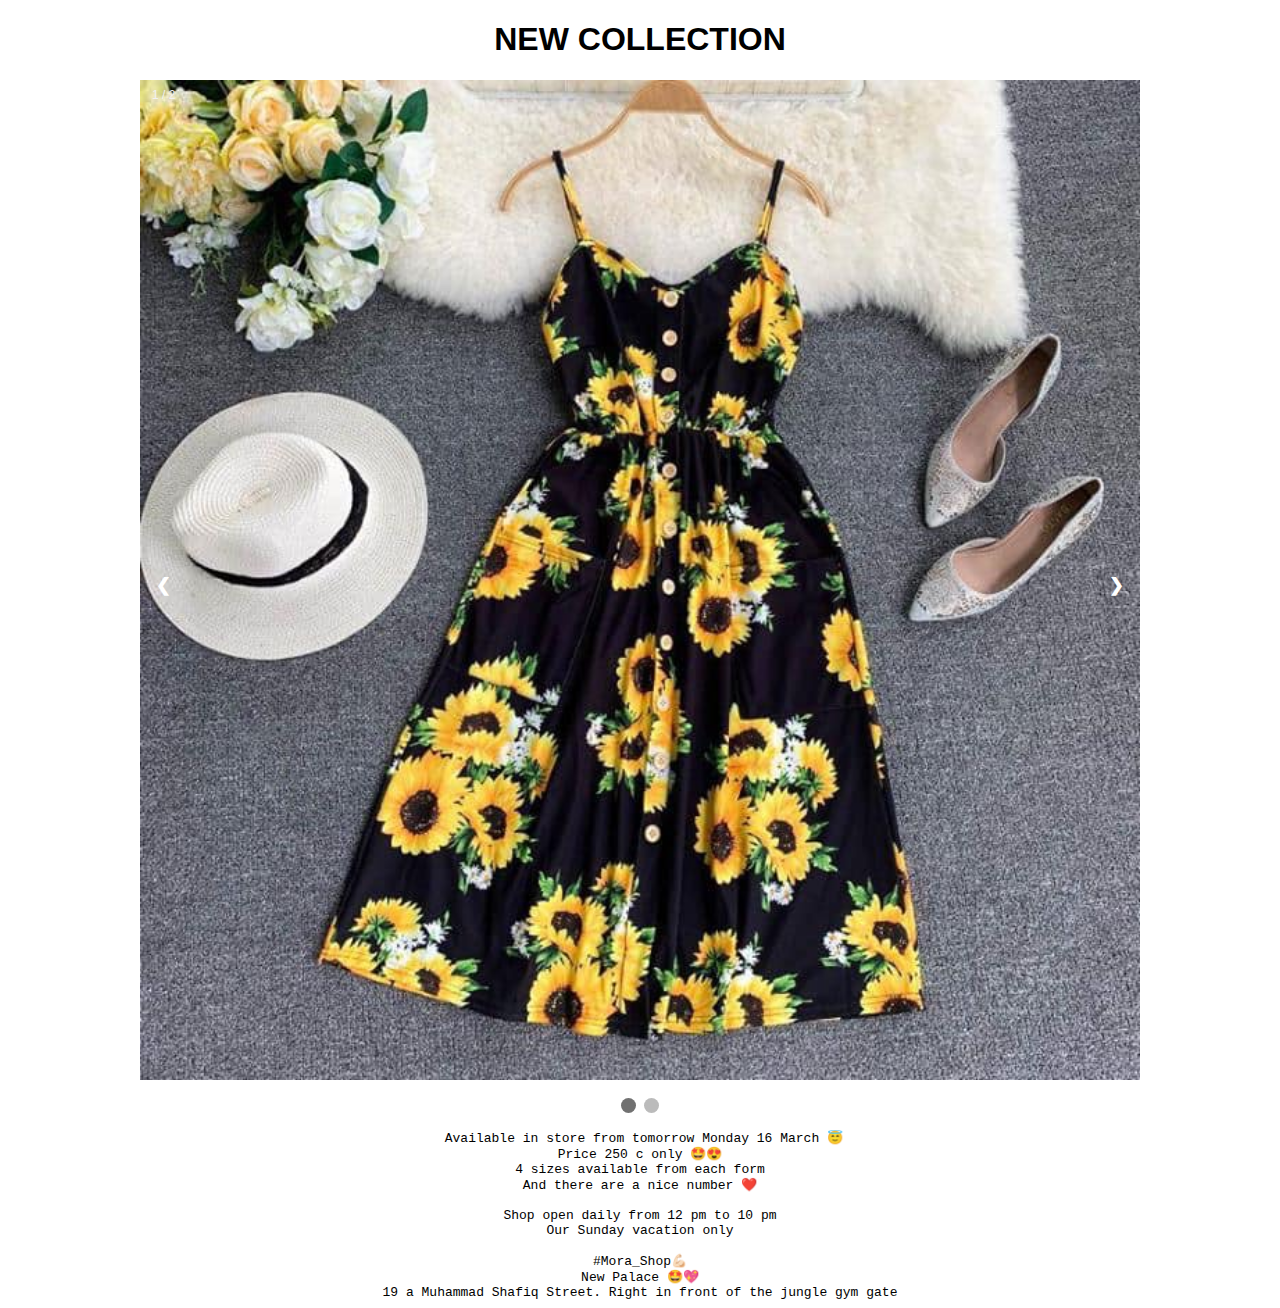
<file: page2.html>
<!DOCTYPE html>
<html>
<head>
    <TITLE>mora shop</TITLE>
    <link rel="shortcut icon" 
      type="image/png" 
      href="img/Favicon.png">
<meta name="viewport" content="width=device-width, initial-scale=1">
<style>
* {box-sizing: border-box}
body {font-family: Verdana, sans-serif; margin:0}
.mySlides {display: none}
img {vertical-align: middle;}

/* Slideshow container */
.slideshow-container {
  max-width: 1000px;
  position: relative;
  margin: auto;
}

/* Next & previous buttons */
.prev, .next {
  cursor: pointer;
  position: absolute;
  top: 50%;
  width: auto;
  padding: 16px;
  margin-top: -22px;
  color: white;
  font-weight: bold;
  font-size: 18px;
  transition: 0.6s ease;
  border-radius: 0 3px 3px 0;
  user-select: none;
}

/* Position the "next button" to the right */
.next {
  right: 0;
  border-radius: 3px 0 0 3px;
}

/* On hover, add a black background color with a little bit see-through */
.prev:hover, .next:hover {
  background-color: rgba(0,0,0,0.8);
}


/* Number text (1/3 etc) */
.numbertext {
  color: #f2f2f2;
  font-size: 12px;
  padding: 8px 12px;
  position: absolute;
  top: 0;
}

/* The dots/bullets/indicators */
.dot {
  cursor: pointer;
  height: 15px;
  width: 15px;
  margin: 0 2px;
  background-color: #bbb;
  border-radius: 50%;
  display: inline-block;
  transition: background-color 0.6s ease;
}

.active, .dot:hover {
  background-color: #717171;
}

/* Fading animation */
.fade {
  -webkit-animation-name: fade;
  -webkit-animation-duration: 1.5s;
  animation-name: fade;
  animation-duration: 1.5s;
}

@-webkit-keyframes fade {
  from {opacity: .4} 
  to {opacity: 1}
}

@keyframes fade {
  from {opacity: .4} 
  to {opacity: 1}
}

/* On smaller screens, decrease text size */
@media only screen and (max-width: 300px) {
  .prev, .next,.text {font-size: 11px}
}
</style>
</head>
<body>
      <h1 style="text-align: center">NEW COLLECTION</h1>

<div class="slideshow-container">

<div class="mySlides fade">
  <div class="numbertext">1 / 2</div>
  <img src="sunflowers1.jpg" style="width:100%">
  
</div>

<div class="mySlides fade">
  <div class="numbertext">2 / 2</div>
  <img src="sunflowers2.jpg" style="width:100%">
  
</div>



<a class="prev" onclick="plusSlides(-1)">&#10094;</a>
<a class="next" onclick="plusSlides(1)">&#10095;</a>

</div>
<br>

<div style="text-align:center">
  <span class="dot" onclick="currentSlide(1)"></span> 
 <span class="dot" onclick="currentSlide(2)"></span> 
 
 
</div>
    
      <pre style="text-align: center"> Available in store from tomorrow Monday 16 March 😇
Price 250 c only 🤩😍
4 sizes available from each form
And there are a nice number ❤️

Shop open daily from 12 pm to 10 pm
Our Sunday vacation only

#Mora_Shop💪🏻
New Palace 🤩💖
19 a Muhammad Shafiq Street. Right in front of the jungle gym gate</pre>
        
        

<script>
var slideIndex = 1;
showSlides(slideIndex);

function plusSlides(n) {
  showSlides(slideIndex += n);
}

function currentSlide(n) {
  showSlides(slideIndex = n);
}

function showSlides(n) {
  var i;
  var slides = document.getElementsByClassName("mySlides");
  var dots = document.getElementsByClassName("dot");
  if (n > slides.length) {slideIndex = 1}    
  if (n < 1) {slideIndex = slides.length}
  for (i = 0; i < slides.length; i++) {
      slides[i].style.display = "none";  
  }
  for (i = 0; i < dots.length; i++) {
      dots[i].className = dots[i].className.replace(" active", "");
  }
  slides[slideIndex-1].style.display = "block";  
  dots[slideIndex-1].className += " active";
}
</script>

</body>
</html>
</file>
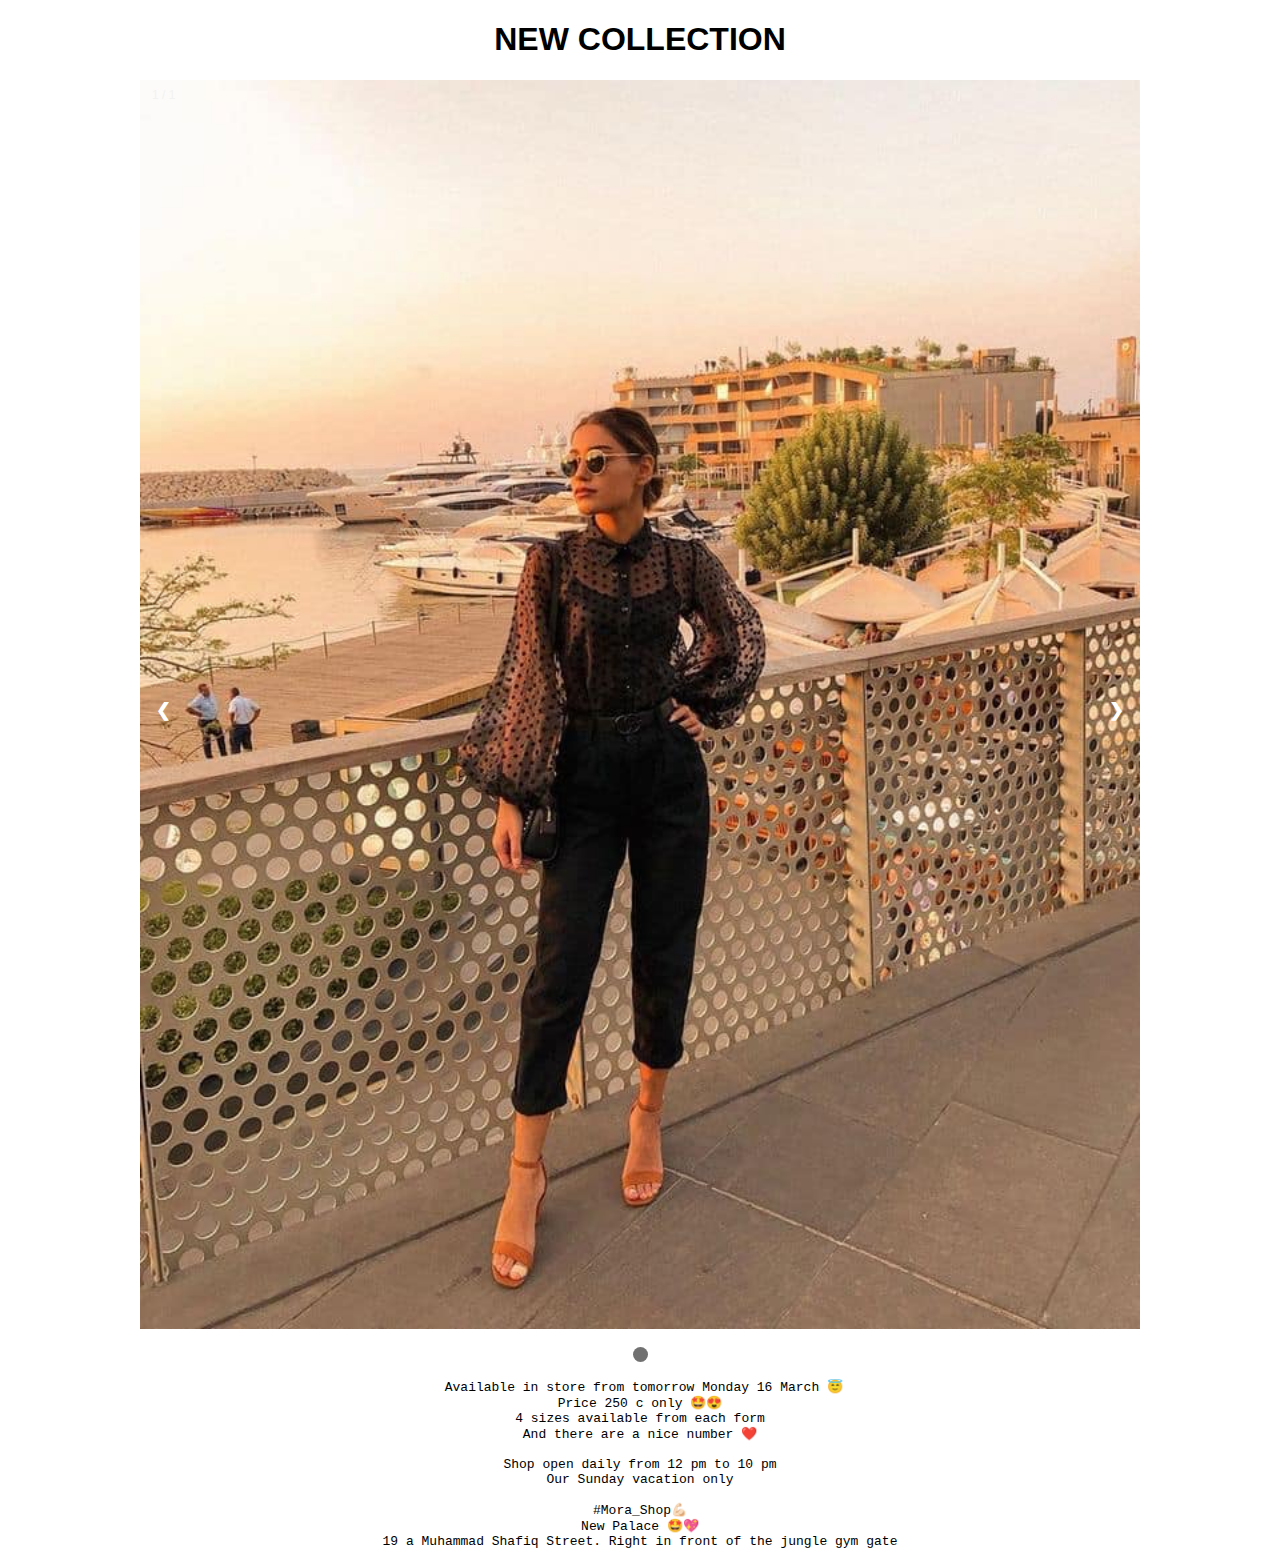
<file: page3.html>
<!DOCTYPE html>
<html>
<head>
     <TITLE>mora shop</TITLE>
    <link rel="shortcut icon" 
      type="image/png" 
      href="img/Favicon.png">
<meta name="viewport" content="width=device-width, initial-scale=1">
<style>
* {box-sizing: border-box}
body {font-family: Verdana, sans-serif; margin:0}
.mySlides {display: none}
img {vertical-align: middle;}

/* Slideshow container */
.slideshow-container {
  max-width: 1000px;
  position: relative;
  margin: auto;
}

/* Next & previous buttons */
.prev, .next {
  cursor: pointer;
  position: absolute;
  top: 50%;
  width: auto;
  padding: 16px;
  margin-top: -22px;
  color: white;
  font-weight: bold;
  font-size: 18px;
  transition: 0.6s ease;
  border-radius: 0 3px 3px 0;
  user-select: none;
}

/* Position the "next button" to the right */
.next {
  right: 0;
  border-radius: 3px 0 0 3px;
}

/* On hover, add a black background color with a little bit see-through */
.prev:hover, .next:hover {
  background-color: rgba(0,0,0,0.8);
}


/* Number text (1/3 etc) */
.numbertext {
  color: #f2f2f2;
  font-size: 12px;
  padding: 8px 12px;
  position: absolute;
  top: 0;
}

/* The dots/bullets/indicators */
.dot {
  cursor: pointer;
  height: 15px;
  width: 15px;
  margin: 0 2px;
  background-color: #bbb;
  border-radius: 50%;
  display: inline-block;
  transition: background-color 0.6s ease;
}

.active, .dot:hover {
  background-color: #717171;
}

/* Fading animation */
.fade {
  -webkit-animation-name: fade;
  -webkit-animation-duration: 1.5s;
  animation-name: fade;
  animation-duration: 1.5s;
}

@-webkit-keyframes fade {
  from {opacity: .4} 
  to {opacity: 1}
}

@keyframes fade {
  from {opacity: .4} 
  to {opacity: 1}
}

/* On smaller screens, decrease text size */
@media only screen and (max-width: 300px) {
  .prev, .next,.text {font-size: 11px}
}
</style>
</head>
<body>
      <h1 style="text-align: center">NEW COLLECTION</h1>

<div class="slideshow-container">

<div class="mySlides fade">
  <div class="numbertext">1 / 1</div>
  <img src="shifon.jpg" style="width:100%">
  
</div>





<a class="prev" onclick="plusSlides(-1)">&#10094;</a>
<a class="next" onclick="plusSlides(1)">&#10095;</a>

</div>
<br>

<div style="text-align:center">
  <span class="dot" onclick="currentSlide(1)"></span> 
 
 
</div>
    
      <pre style="text-align: center"> Available in store from tomorrow Monday 16 March 😇
Price 250 c only 🤩😍
4 sizes available from each form
And there are a nice number ❤️

Shop open daily from 12 pm to 10 pm
Our Sunday vacation only

#Mora_Shop💪🏻
New Palace 🤩💖
19 a Muhammad Shafiq Street. Right in front of the jungle gym gate</pre>
        
        

<script>
var slideIndex = 1;
showSlides(slideIndex);

function plusSlides(n) {
  showSlides(slideIndex += n);
}

function currentSlide(n) {
  showSlides(slideIndex = n);
}

function showSlides(n) {
  var i;
  var slides = document.getElementsByClassName("mySlides");
  var dots = document.getElementsByClassName("dot");
  if (n > slides.length) {slideIndex = 1}    
  if (n < 1) {slideIndex = slides.length}
  for (i = 0; i < slides.length; i++) {
      slides[i].style.display = "none";  
  }
  for (i = 0; i < dots.length; i++) {
      dots[i].className = dots[i].className.replace(" active", "");
  }
  slides[slideIndex-1].style.display = "block";  
  dots[slideIndex-1].className += " active";
}
</script>

</body>
</html>
</file>
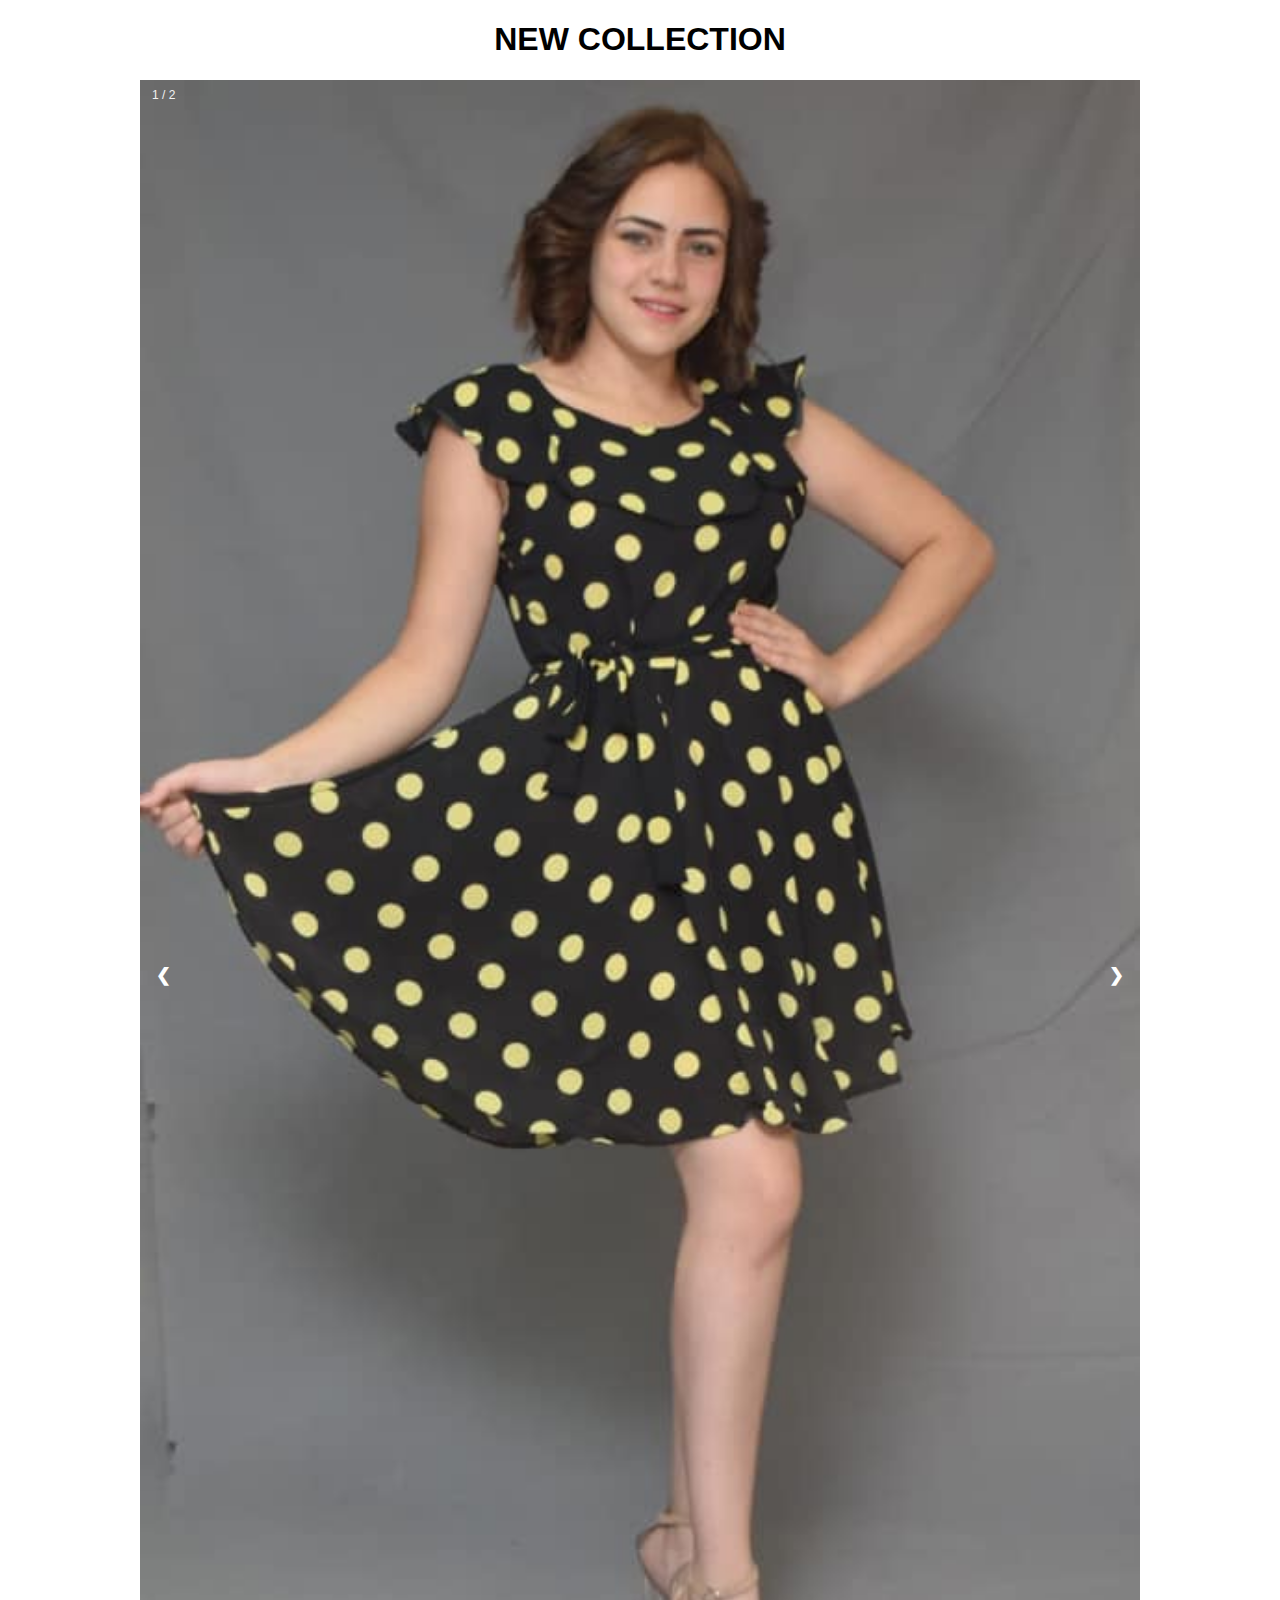
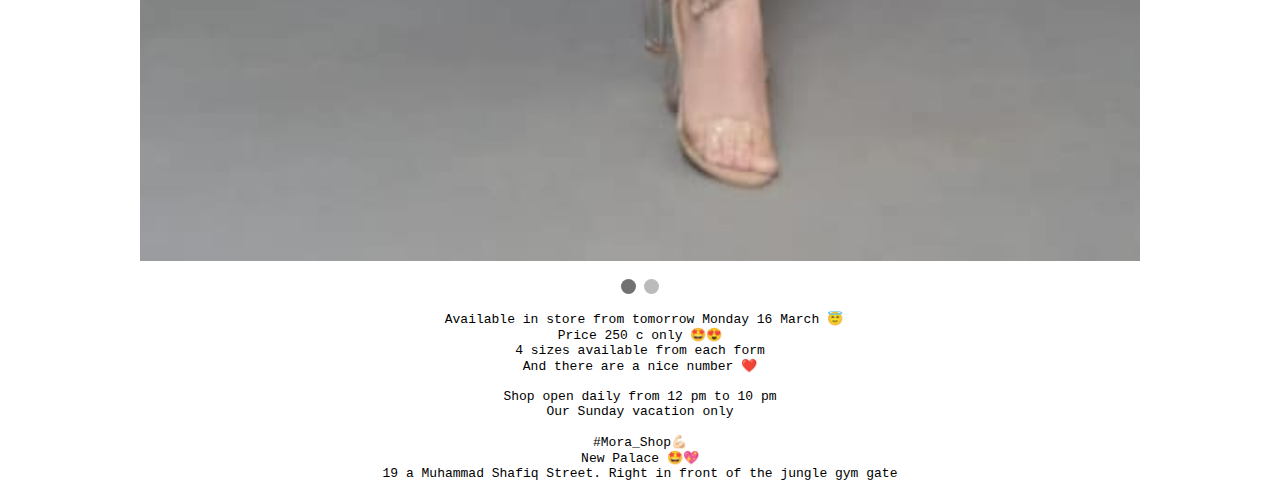
<file: page4.html>
<!DOCTYPE html>
<html>
<head>
     <TITLE>mora shop</TITLE>
    <link rel="shortcut icon" 
      type="image/png" 
      href="img/Favicon.png">
<meta name="viewport" content="width=device-width, initial-scale=1">
<style>
* {box-sizing: border-box}
body {font-family: Verdana, sans-serif; margin:0}
.mySlides {display: none}
img {vertical-align: middle;}

/* Slideshow container */
.slideshow-container {
  max-width: 1000px;
  position: relative;
  margin: auto;
}

/* Next & previous buttons */
.prev, .next {
  cursor: pointer;
  position: absolute;
  top: 50%;
  width: auto;
  padding: 16px;
  margin-top: -22px;
  color: white;
  font-weight: bold;
  font-size: 18px;
  transition: 0.6s ease;
  border-radius: 0 3px 3px 0;
  user-select: none;
}

/* Position the "next button" to the right */
.next {
  right: 0;
  border-radius: 3px 0 0 3px;
}

/* On hover, add a black background color with a little bit see-through */
.prev:hover, .next:hover {
  background-color: rgba(0,0,0,0.8);
}


/* Number text (1/3 etc) */
.numbertext {
  color: #f2f2f2;
  font-size: 12px;
  padding: 8px 12px;
  position: absolute;
  top: 0;
}

/* The dots/bullets/indicators */
.dot {
  cursor: pointer;
  height: 15px;
  width: 15px;
  margin: 0 2px;
  background-color: #bbb;
  border-radius: 50%;
  display: inline-block;
  transition: background-color 0.6s ease;
}

.active, .dot:hover {
  background-color: #717171;
}

/* Fading animation */
.fade {
  -webkit-animation-name: fade;
  -webkit-animation-duration: 1.5s;
  animation-name: fade;
  animation-duration: 1.5s;
}

@-webkit-keyframes fade {
  from {opacity: .4} 
  to {opacity: 1}
}

@keyframes fade {
  from {opacity: .4} 
  to {opacity: 1}
}

/* On smaller screens, decrease text size */
@media only screen and (max-width: 300px) {
  .prev, .next,.text {font-size: 11px}
}
</style>
</head>
<body>
    <h1 style="text-align: center">NEW COLLECTION</h1>

<div class="slideshow-container">

<div class="mySlides fade">
  <div class="numbertext">1 / 2</div>
  <img src="dress1.jpg" style="width:100%">
 
</div>

<div class="mySlides fade">
  <div class="numbertext">2 / 2</div>
  <img src="dress2.jpg" style="width:100%">
</div>



<a class="prev" onclick="plusSlides(-1)">&#10094;</a>
<a class="next" onclick="plusSlides(1)">&#10095;</a>

</div>
<br>

<div style="text-align:center">
  <span class="dot" onclick="currentSlide(1)"></span> 
  <span class="dot" onclick="currentSlide(2)"></span> 
 
</div>
    
    
      <pre style="text-align: center"> Available in store from tomorrow Monday 16 March 😇
Price 250 c only 🤩😍
4 sizes available from each form
And there are a nice number ❤️

Shop open daily from 12 pm to 10 pm
Our Sunday vacation only

#Mora_Shop💪🏻
New Palace 🤩💖
19 a Muhammad Shafiq Street. Right in front of the jungle gym gate</pre>

<script>
var slideIndex = 1;
showSlides(slideIndex);

function plusSlides(n) {
  showSlides(slideIndex += n);
}

function currentSlide(n) {
  showSlides(slideIndex = n);
}

function showSlides(n) {
  var i;
  var slides = document.getElementsByClassName("mySlides");
  var dots = document.getElementsByClassName("dot");
  if (n > slides.length) {slideIndex = 1}    
  if (n < 1) {slideIndex = slides.length}
  for (i = 0; i < slides.length; i++) {
      slides[i].style.display = "none";  
  }
  for (i = 0; i < dots.length; i++) {
      dots[i].className = dots[i].className.replace(" active", "");
  }
  slides[slideIndex-1].style.display = "block";  
  dots[slideIndex-1].className += " active";
}
</script>

</body>
</html>
</file>
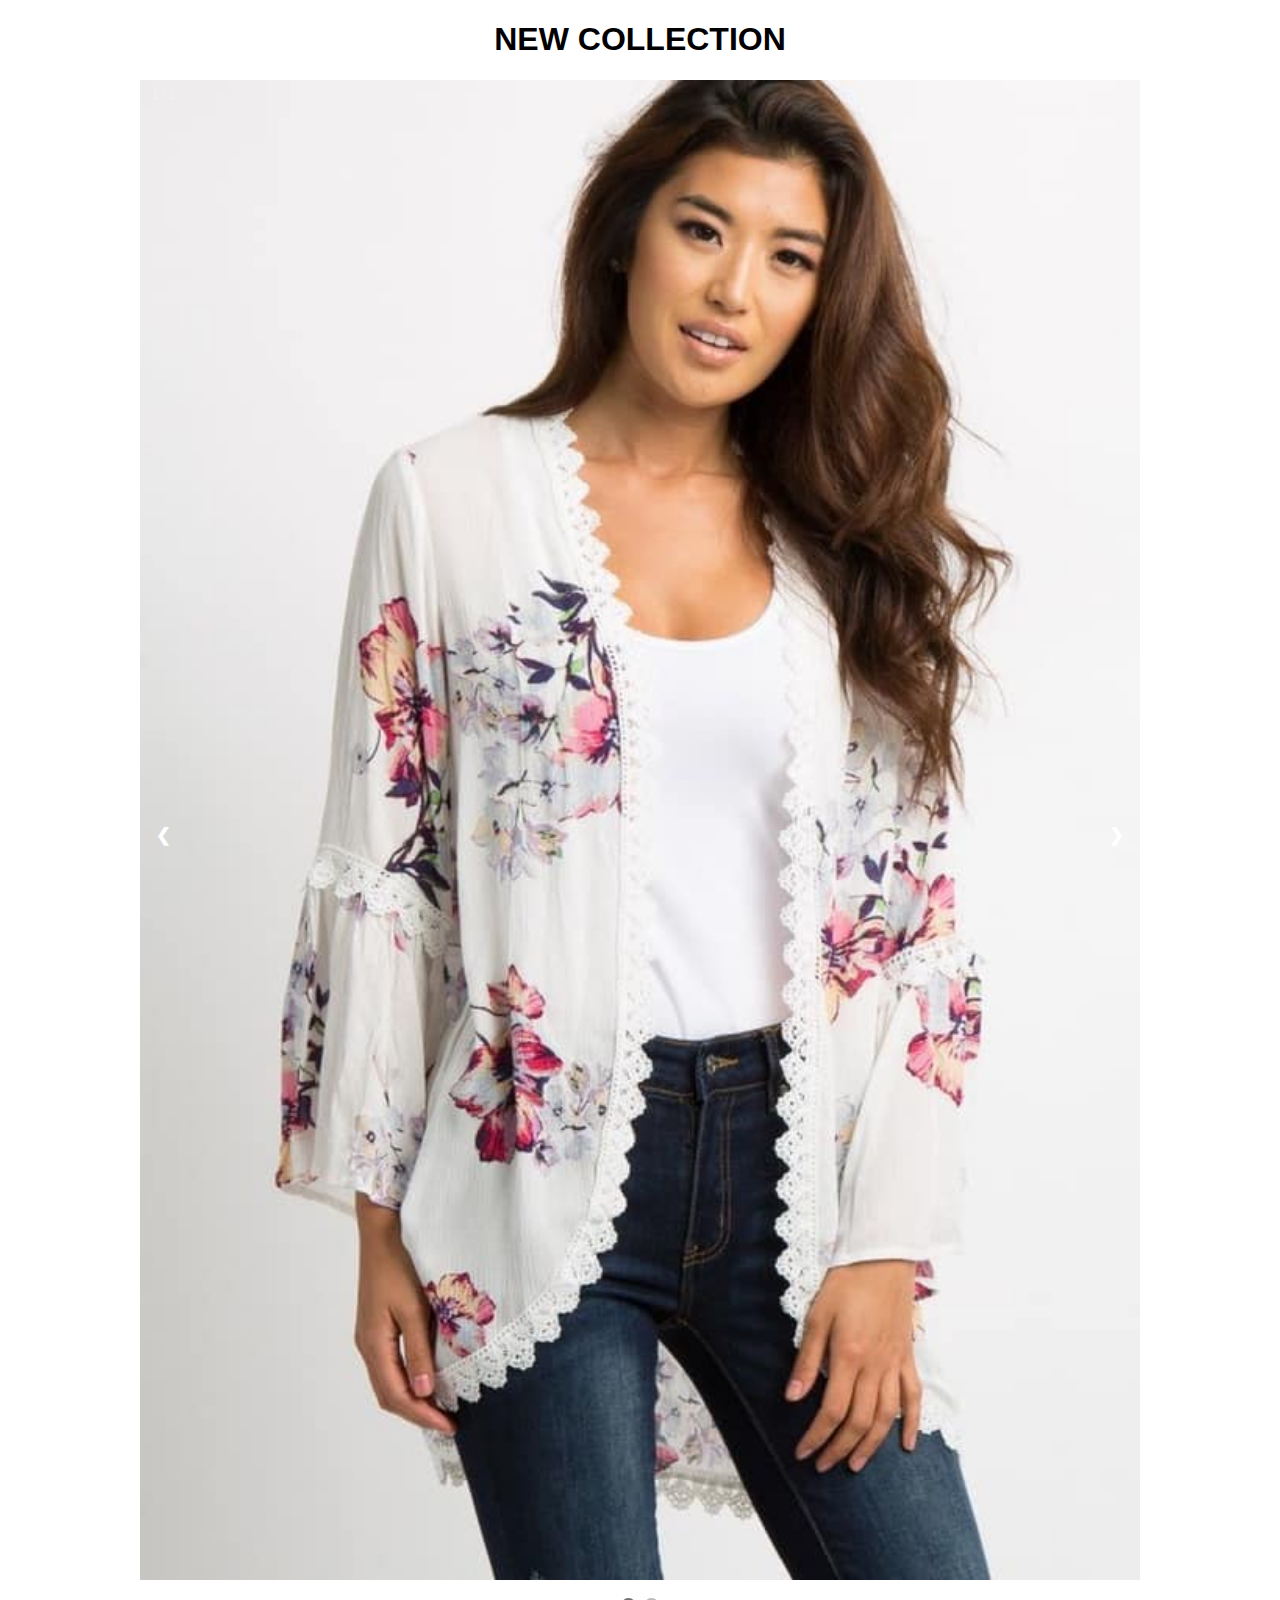
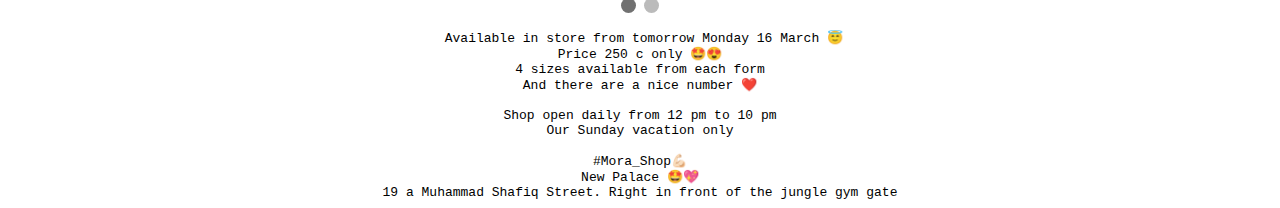
<file: page5.html>
<!DOCTYPE html>
<html>
<head>
     <TITLE>mora shop</TITLE>
    <link rel="shortcut icon" 
      type="image/png" 
      href="img/Favicon.png">
<meta name="viewport" content="width=device-width, initial-scale=1">
<style>
* {box-sizing: border-box}
body {font-family: Verdana, sans-serif; margin:0}
.mySlides {display: none}
img {vertical-align: middle;}

/* Slideshow container */
.slideshow-container {
  max-width: 1000px;
  position: relative;
  margin: auto;
}

/* Next & previous buttons */
.prev, .next {
  cursor: pointer;
  position: absolute;
  top: 50%;
  width: auto;
  padding: 16px;
  margin-top: -22px;
  color: white;
  font-weight: bold;
  font-size: 18px;
  transition: 0.6s ease;
  border-radius: 0 3px 3px 0;
  user-select: none;
}

/* Position the "next button" to the right */
.next {
  right: 0;
  border-radius: 3px 0 0 3px;
}

/* On hover, add a black background color with a little bit see-through */
.prev:hover, .next:hover {
  background-color: rgba(0,0,0,0.8);
}


/* Number text (1/3 etc) */
.numbertext {
  color: #f2f2f2;
  font-size: 12px;
  padding: 8px 12px;
  position: absolute;
  top: 0;
}

/* The dots/bullets/indicators */
.dot {
  cursor: pointer;
  height: 15px;
  width: 15px;
  margin: 0 2px;
  background-color: #bbb;
  border-radius: 50%;
  display: inline-block;
  transition: background-color 0.6s ease;
}

.active, .dot:hover {
  background-color: #717171;
}

/* Fading animation */
.fade {
  -webkit-animation-name: fade;
  -webkit-animation-duration: 1.5s;
  animation-name: fade;
  animation-duration: 1.5s;
}

@-webkit-keyframes fade {
  from {opacity: .4} 
  to {opacity: 1}
}

@keyframes fade {
  from {opacity: .4} 
  to {opacity: 1}
}

/* On smaller screens, decrease text size */
@media only screen and (max-width: 300px) {
  .prev, .next,.text {font-size: 11px}
}
</style>
</head>
<body>
    <h1 style="text-align: center">NEW COLLECTION</h1>

<div class="slideshow-container">

<div class="mySlides fade">
  <div class="numbertext">1 / 2</div>
  <img src="cardin1.jpg" style="width:100%">
 
</div>

<div class="mySlides fade">
  <div class="numbertext">2 / 2</div>
  <img src="cardin2.jpg" style="width:100%">
</div>



<a class="prev" onclick="plusSlides(-1)">&#10094;</a>
<a class="next" onclick="plusSlides(1)">&#10095;</a>

</div>
<br>

<div style="text-align:center">
  <span class="dot" onclick="currentSlide(1)"></span> 
  <span class="dot" onclick="currentSlide(2)"></span> 
 
</div>
    
    
      <pre style="text-align: center"> Available in store from tomorrow Monday 16 March 😇
Price 250 c only 🤩😍
4 sizes available from each form
And there are a nice number ❤️

Shop open daily from 12 pm to 10 pm
Our Sunday vacation only

#Mora_Shop💪🏻
New Palace 🤩💖
19 a Muhammad Shafiq Street. Right in front of the jungle gym gate</pre>

<script>
var slideIndex = 1;
showSlides(slideIndex);

function plusSlides(n) {
  showSlides(slideIndex += n);
}

function currentSlide(n) {
  showSlides(slideIndex = n);
}

function showSlides(n) {
  var i;
  var slides = document.getElementsByClassName("mySlides");
  var dots = document.getElementsByClassName("dot");
  if (n > slides.length) {slideIndex = 1}    
  if (n < 1) {slideIndex = slides.length}
  for (i = 0; i < slides.length; i++) {
      slides[i].style.display = "none";  
  }
  for (i = 0; i < dots.length; i++) {
      dots[i].className = dots[i].className.replace(" active", "");
  }
  slides[slideIndex-1].style.display = "block";  
  dots[slideIndex-1].className += " active";
}
</script>

</body>
</html>
</file>
